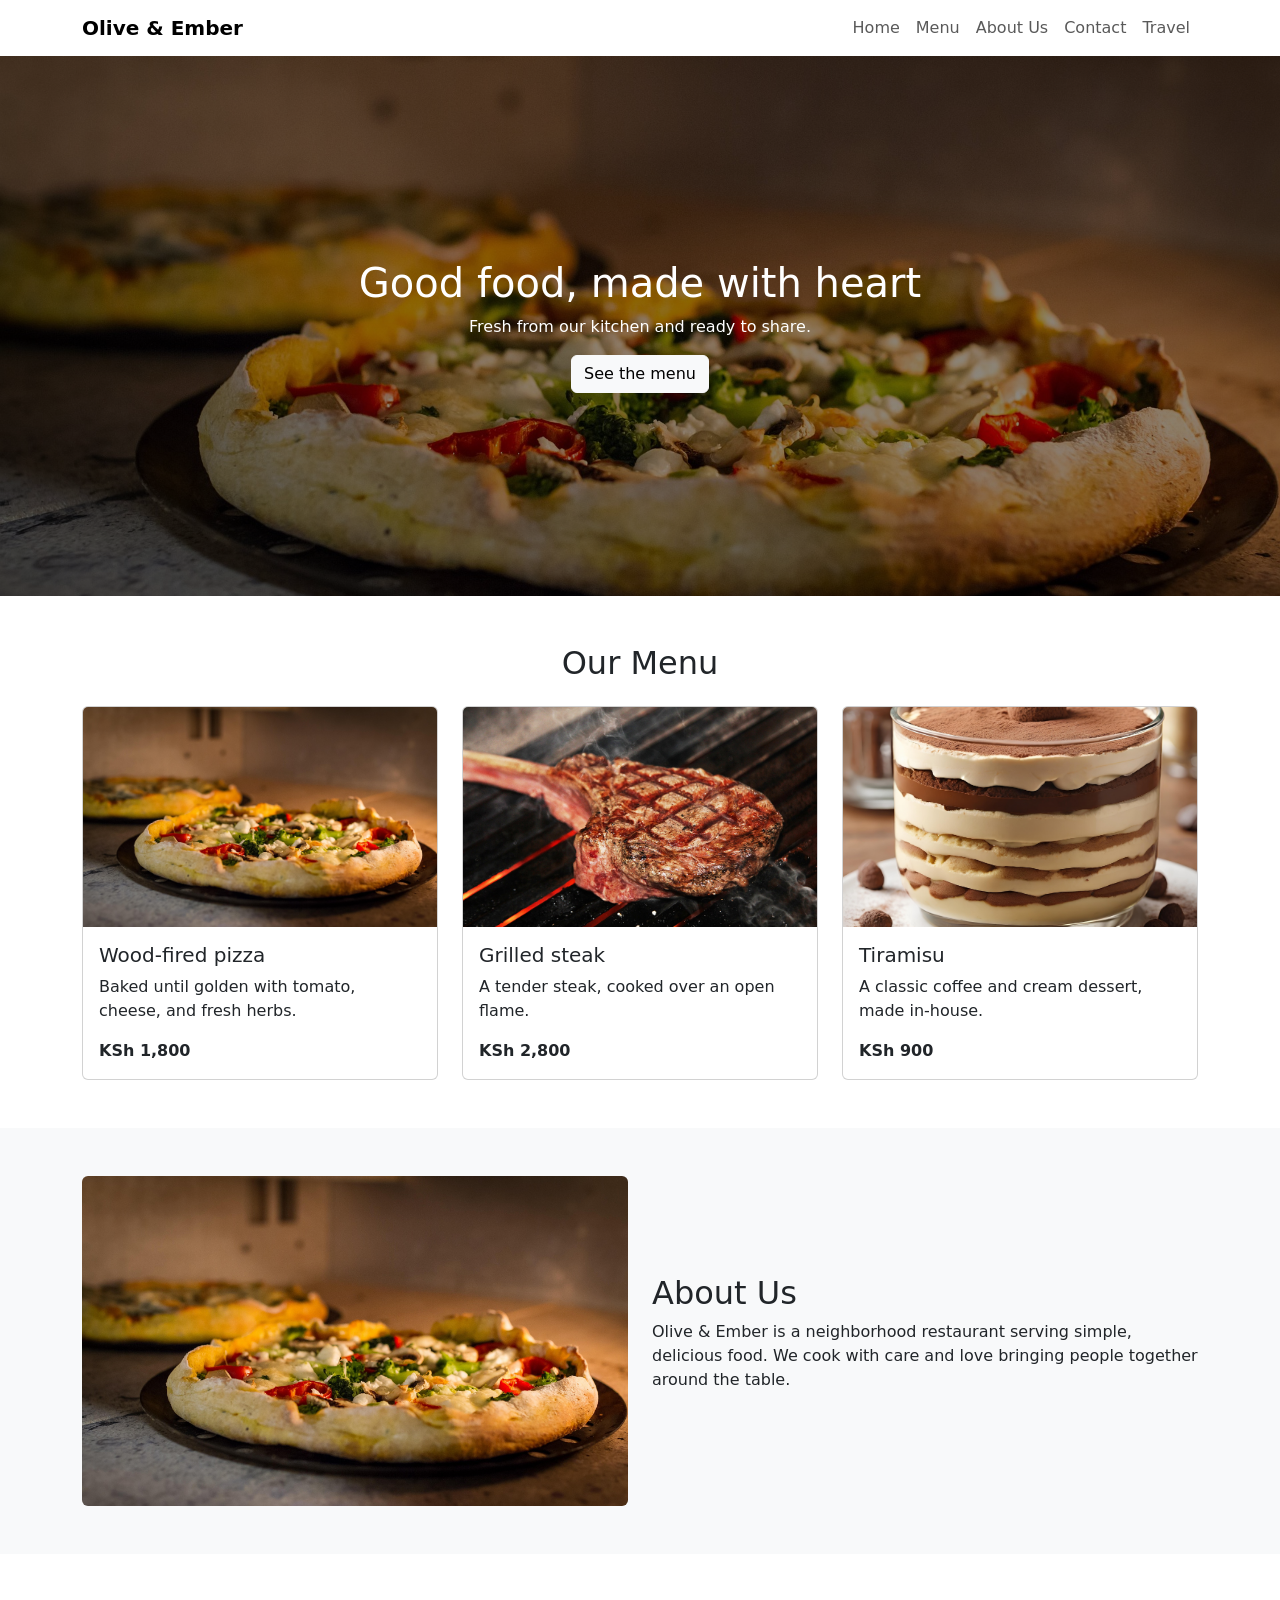
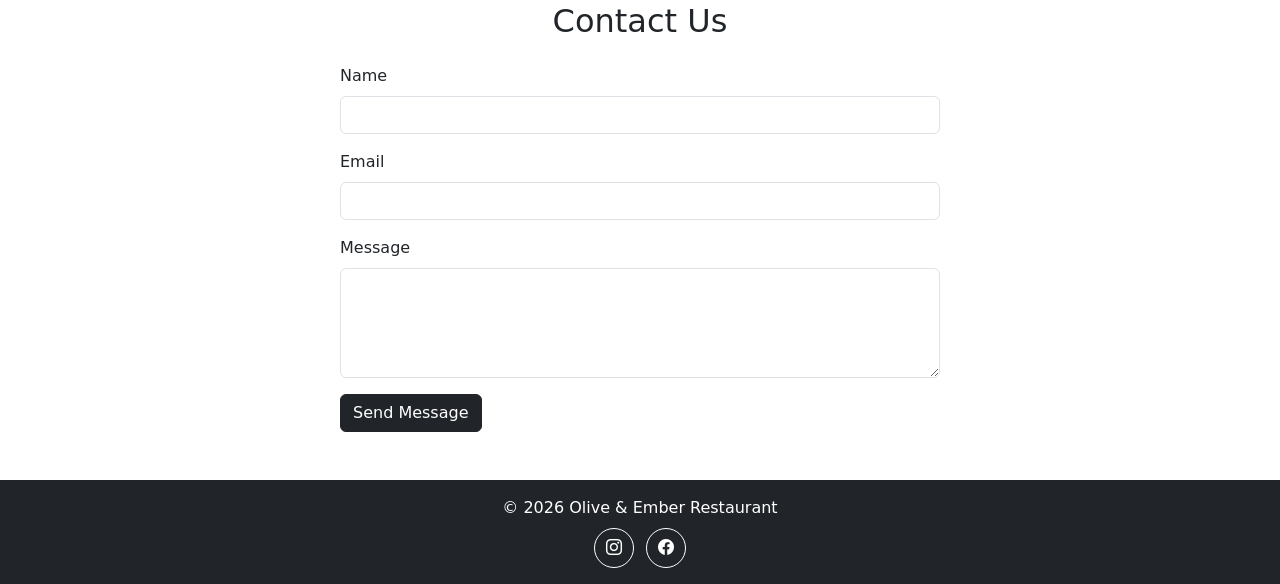
<file: index.html>
<!doctype html>
<html lang="en">
  <head>
    <meta charset="utf-8">
    <meta name="viewport" content="width=device-width, initial-scale=1">
    <title>Olive &amp; Ember Restaurant</title>
    <link href="https://cdn.jsdelivr.net/npm/bootstrap@5.3.3/dist/css/bootstrap.min.css" rel="stylesheet">
    <link href="https://cdn.jsdelivr.net/npm/bootstrap-icons@1.11.3/font/bootstrap-icons.min.css" rel="stylesheet">
    <link rel="stylesheet" href="styles.css">
  </head>
  <body>
    <nav class="navbar navbar-expand-lg navbar-light bg-white">
      <div class="container">
        <a class="navbar-brand fw-bold" href="#home">Olive &amp; Ember</a>
        <button class="navbar-toggler" type="button" data-bs-toggle="collapse" data-bs-target="#navbarLinks" aria-controls="navbarLinks" aria-expanded="false" aria-label="Toggle navigation">
          <span class="navbar-toggler-icon"></span>
        </button>
        <div class="collapse navbar-collapse" id="navbarLinks">
          <ul class="navbar-nav ms-auto">
            <li class="nav-item"><a class="nav-link" href="#home">Home</a></li>
            <li class="nav-item"><a class="nav-link" href="#menu">Menu</a></li>
            <li class="nav-item"><a class="nav-link" href="#about">About Us</a></li>
            <li class="nav-item"><a class="nav-link" href="#contact">Contact</a></li>
            <li class="nav-item"><a class="nav-link" href="travel.html">Travel</a></li>
          </ul>
        </div>
      </div>
    </nav>

    <main>
      <section class="hero d-flex align-items-center text-center text-white" id="home">
        <div class="container">
          <h1>Good food, made with heart</h1>
          <p>Fresh from our kitchen and ready to share.</p>
          <a class="btn btn-light" href="#menu">See the menu</a>
        </div>
      </section>

      <section class="py-5" id="menu">
        <div class="container">
          <h2 class="text-center mb-4">Our Menu</h2>
          <div class="row g-4">
            <div class="col-md-4">
              <article class="card h-100">
                <img src="hero%20image.jpg" class="card-img-top menu-image" alt="Freshly baked pizza">
                <div class="card-body">
                  <h3 class="h5 card-title">Wood-fired pizza</h3>
                  <p class="card-text">Baked until golden with tomato, cheese, and fresh herbs.</p>
                  <p class="fw-bold mb-0">KSh 1,800</p>
                </div>
              </article>
            </div>
            <div class="col-md-4">
              <article class="card h-100">
                <img src="steak.jpg" class="card-img-top menu-image" alt="Grilled steak">
                <div class="card-body">
                  <h3 class="h5 card-title">Grilled steak</h3>
                  <p class="card-text">A tender steak, cooked over an open flame.</p>
                  <p class="fw-bold mb-0">KSh 2,800</p>
                </div>
              </article>
            </div>
            <div class="col-md-4">
              <article class="card h-100">
                <img src="tiramisu.jpg" class="card-img-top menu-image" alt="Homemade tiramisu">
                <div class="card-body">
                  <h3 class="h5 card-title">Tiramisu</h3>
                  <p class="card-text">A classic coffee and cream dessert, made in-house.</p>
                  <p class="fw-bold mb-0">KSh 900</p>
                </div>
              </article>
            </div>
          </div>
        </div>
      </section>

      <section class="py-5 bg-light" id="about">
        <div class="container">
          <div class="row align-items-center g-4">
            <div class="col-md-6">
              <img src="hero%20image.jpg" class="img-fluid rounded" alt="Pizza fresh from the oven">
            </div>
            <div class="col-md-6">
              <h2>About Us</h2>
              <p>Olive &amp; Ember is a neighborhood restaurant serving simple, delicious food. We cook with care and love bringing people together around the table.</p>
            </div>
          </div>
        </div>
      </section>

      <section class="py-5" id="contact">
        <div class="container">
          <h2 class="text-center mb-4">Contact Us</h2>
          <form class="mx-auto contact-form">
            <div class="mb-3">
              <label for="name" class="form-label">Name</label>
              <input type="text" class="form-control" id="name" name="name" required>
            </div>
            <div class="mb-3">
              <label for="email" class="form-label">Email</label>
              <input type="email" class="form-control" id="email" name="email" required>
            </div>
            <div class="mb-3">
              <label for="message" class="form-label">Message</label>
              <textarea class="form-control" id="message" name="message" rows="4" required></textarea>
            </div>
            <button type="submit" class="btn btn-dark">Send Message</button>
          </form>
        </div>
      </section>
    </main>

    <footer class="py-3 bg-dark text-white text-center">
      <div class="container">
        <p class="mb-2">&copy; 2026 Olive &amp; Ember Restaurant</p>
        <div class="social-links">
          <a href="https://www.instagram.com/" class="social-link" aria-label="Instagram"><i class="bi bi-instagram" aria-hidden="true"></i></a>
          <a href="https://www.facebook.com/" class="social-link" aria-label="Facebook"><i class="bi bi-facebook" aria-hidden="true"></i></a>
        </div>
      </div>
    </footer>

    <script src="https://cdn.jsdelivr.net/npm/bootstrap@5.3.3/dist/js/bootstrap.bundle.min.js"></script>
  </body>
</html>
</file>
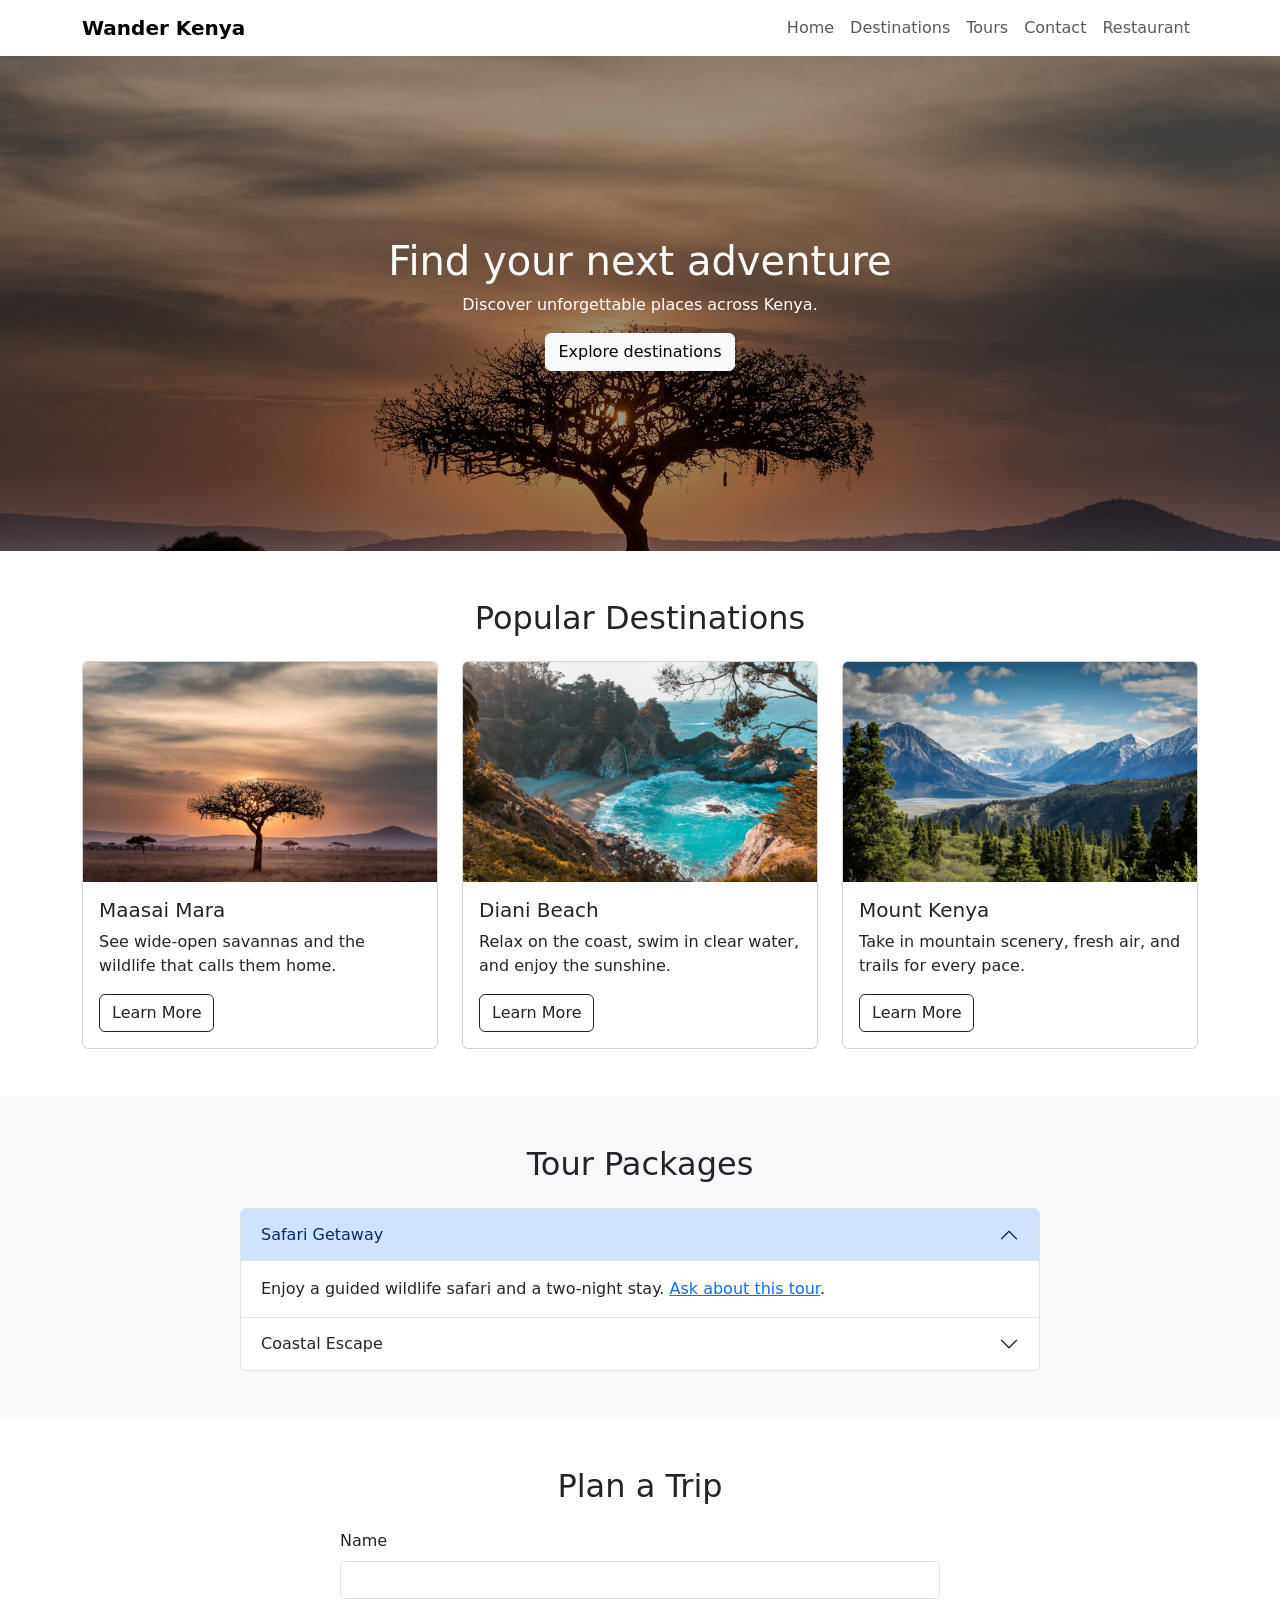
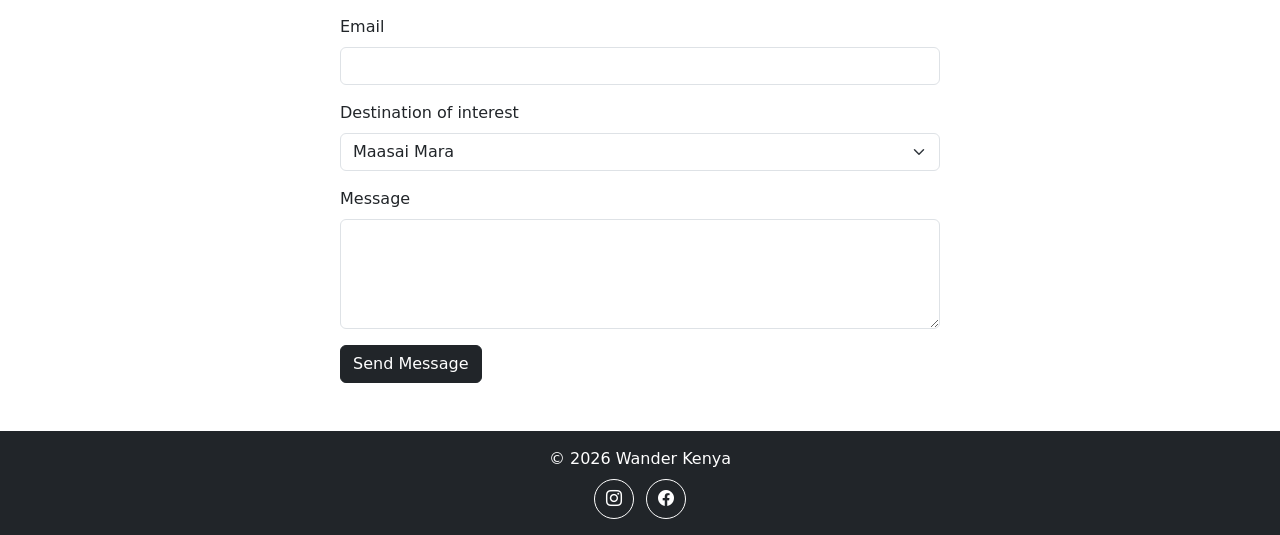
<file: travel.html>
<!doctype html>
<html lang="en">
  <head>
    <meta charset="utf-8">
    <meta name="viewport" content="width=device-width, initial-scale=1">
    <title>Wander Kenya | Find your next trip</title>
    <link href="https://cdn.jsdelivr.net/npm/bootstrap@5.3.3/dist/css/bootstrap.min.css" rel="stylesheet">
    <link href="https://cdn.jsdelivr.net/npm/bootstrap-icons@1.11.3/font/bootstrap-icons.min.css" rel="stylesheet">
    <link rel="stylesheet" href="styles.css">
  </head>
  <body>
    <nav class="navbar navbar-expand-lg navbar-light bg-white">
      <div class="container">
        <a class="navbar-brand fw-bold" href="travel.html">Wander Kenya</a>
        <button class="navbar-toggler" type="button" data-bs-toggle="collapse" data-bs-target="#travelNav" aria-controls="travelNav" aria-expanded="false" aria-label="Toggle navigation">
          <span class="navbar-toggler-icon"></span>
        </button>
        <div class="collapse navbar-collapse" id="travelNav">
          <ul class="navbar-nav ms-auto">
            <li class="nav-item"><a class="nav-link" href="#home">Home</a></li>
            <li class="nav-item"><a class="nav-link" href="#destinations">Destinations</a></li>
            <li class="nav-item"><a class="nav-link" href="#tours">Tours</a></li>
            <li class="nav-item"><a class="nav-link" href="#travel-contact">Contact</a></li>
            <li class="nav-item"><a class="nav-link" href="index.html">Restaurant</a></li>
          </ul>
        </div>
      </div>
    </nav>

    <main>
      <section class="travel-hero d-flex align-items-center text-center text-white" id="home">
        <div class="container">
          <h1>Find your next adventure</h1>
          <p>Discover unforgettable places across Kenya.</p>
          <a href="#destinations" class="btn btn-light">Explore destinations</a>
        </div>
      </section>

      <section class="py-5" id="destinations">
        <div class="container">
          <h2 class="text-center mb-4">Popular Destinations</h2>
          <div class="row g-4">
            <div class="col-md-4">
              <article class="card h-100">
                <img class="card-img-top travel-image" src="travel-maasai-mara.jpg" alt="Wildlife on the African savanna">
                <div class="card-body">
                  <h3 class="h5 card-title">Maasai Mara</h3>
                  <p class="card-text">See wide-open savannas and the wildlife that calls them home.</p>
                  <a href="#tours" class="btn btn-outline-dark">Learn More</a>
                </div>
              </article>
            </div>
            <div class="col-md-4">
              <article class="card h-100">
                <img class="card-img-top travel-image" src="travel-diani-beach.jpg" alt="Tropical beach beside the ocean">
                <div class="card-body">
                  <h3 class="h5 card-title">Diani Beach</h3>
                  <p class="card-text">Relax on the coast, swim in clear water, and enjoy the sunshine.</p>
                  <a href="#tours" class="btn btn-outline-dark">Learn More</a>
                </div>
              </article>
            </div>
            <div class="col-md-4">
              <article class="card h-100">
                <img class="card-img-top travel-image" src="travel-mount-kenya.jpg" alt="Mountain peaks beneath a bright sky">
                <div class="card-body">
                  <h3 class="h5 card-title">Mount Kenya</h3>
                  <p class="card-text">Take in mountain scenery, fresh air, and trails for every pace.</p>
                  <a href="#tours" class="btn btn-outline-dark">Learn More</a>
                </div>
              </article>
            </div>
          </div>
        </div>
      </section>

      <section class="py-5 bg-light" id="tours">
        <div class="container">
          <h2 class="text-center mb-4">Tour Packages</h2>
          <div class="accordion mx-auto travel-accordion" id="tourList">
            <div class="accordion-item">
              <h3 class="accordion-header">
                <button class="accordion-button" type="button" data-bs-toggle="collapse" data-bs-target="#safariTour" aria-expanded="true" aria-controls="safariTour">Safari Getaway</button>
              </h3>
              <div id="safariTour" class="accordion-collapse collapse show" data-bs-parent="#tourList">
                <div class="accordion-body">Enjoy a guided wildlife safari and a two-night stay. <a href="#travel-contact">Ask about this tour</a>.</div>
              </div>
            </div>
            <div class="accordion-item">
              <h3 class="accordion-header">
                <button class="accordion-button collapsed" type="button" data-bs-toggle="collapse" data-bs-target="#coastTour" aria-expanded="false" aria-controls="coastTour">Coastal Escape</button>
              </h3>
              <div id="coastTour" class="accordion-collapse collapse" data-bs-parent="#tourList">
                <div class="accordion-body">Spend three relaxing nights by the coast. <a href="#travel-contact">Ask about this tour</a>.</div>
              </div>
            </div>
          </div>
        </div>
      </section>

      <section class="py-5" id="travel-contact">
        <div class="container">
          <h2 class="text-center mb-4">Plan a Trip</h2>
          <form class="mx-auto contact-form">
            <div class="mb-3">
              <label for="travelName" class="form-label">Name</label>
              <input class="form-control" id="travelName" name="name" required>
            </div>
            <div class="mb-3">
              <label for="travelEmail" class="form-label">Email</label>
              <input type="email" class="form-control" id="travelEmail" name="email" required>
            </div>
            <div class="mb-3">
              <label for="destination" class="form-label">Destination of interest</label>
              <select class="form-select" id="destination" name="destination">
                <option>Maasai Mara</option>
                <option>Diani Beach</option>
                <option>Mount Kenya</option>
              </select>
            </div>
            <div class="mb-3">
              <label for="travelMessage" class="form-label">Message</label>
              <textarea class="form-control" id="travelMessage" name="message" rows="4"></textarea>
            </div>
            <button type="submit" class="btn btn-dark">Send Message</button>
          </form>
        </div>
      </section>
    </main>

    <footer class="py-3 bg-dark text-white text-center">
      <div class="container">
        <p class="mb-2">&copy; 2026 Wander Kenya</p>
        <div class="social-links">
          <a href="https://www.instagram.com/" class="social-link" aria-label="Instagram"><i class="bi bi-instagram" aria-hidden="true"></i></a>
          <a href="https://www.facebook.com/" class="social-link" aria-label="Facebook"><i class="bi bi-facebook" aria-hidden="true"></i></a>
        </div>
      </div>
    </footer>

    <script src="https://cdn.jsdelivr.net/npm/bootstrap@5.3.3/dist/js/bootstrap.bundle.min.js"></script>
  </body>
</html>
</file>
<file: styles.css>
.hero {
  min-height: 60vh;
  background: linear-gradient(rgba(0, 0, 0, .45), rgba(0, 0, 0, .45)), url("hero%20image.jpg") center / cover no-repeat;
}

.menu-image {
  height: 220px;
  object-fit: cover;
}

.contact-form {
  max-width: 600px;
}

.travel-hero {
  min-height: 55vh;
  background: linear-gradient(rgba(0, 0, 0, .4), rgba(0, 0, 0, .4)), url("travel-hero.jpg") center / cover no-repeat;
}

.travel-image {
  height: 220px;
  object-fit: cover;
}

.travel-accordion {
  max-width: 800px;
}

.social-links {
  display: flex;
  justify-content: center;
  gap: 12px;
}

.social-link {
  align-items: center;
  border: 1px solid currentColor;
  border-radius: 50%;
  color: white;
  display: inline-flex;
  height: 40px;
  justify-content: center;
  text-decoration: none;
  width: 40px;
}

.social-link:hover {
  background-color: white;
  color: #212529;
}
</file>
